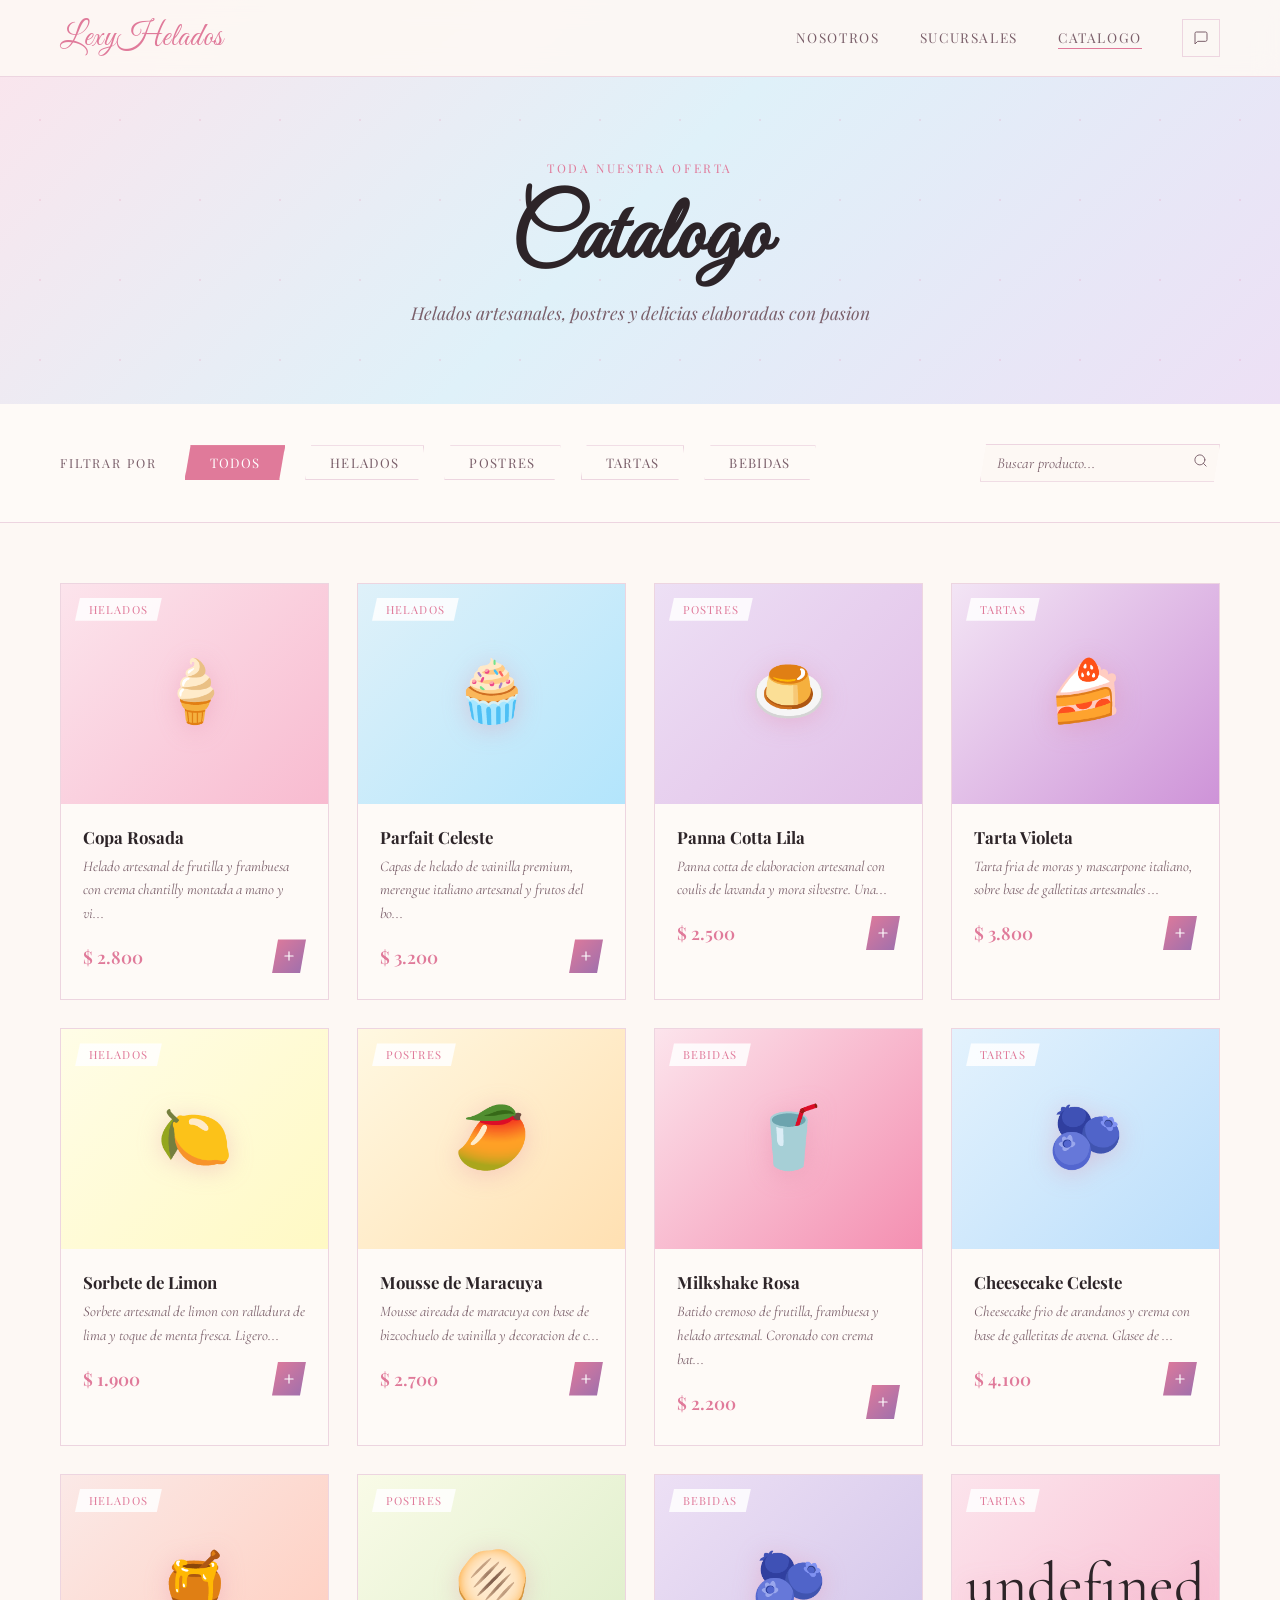
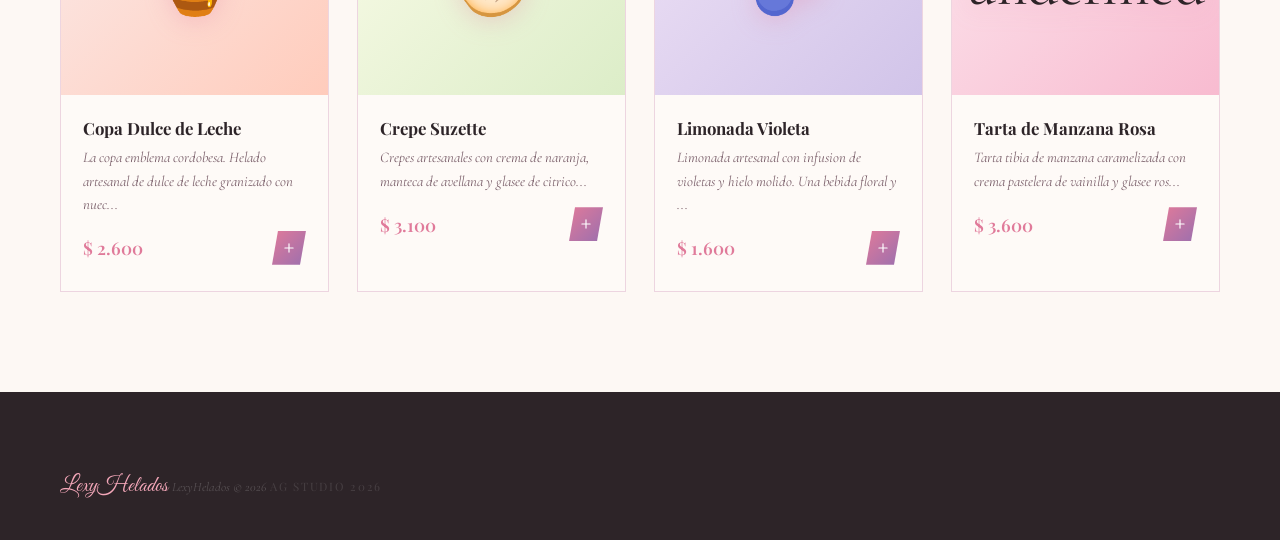
<file: catalogo.html>
<!DOCTYPE html>
<html lang="es">
<head>
  <meta charset="UTF-8"/>
  <meta name="viewport" content="width=device-width, initial-scale=1.0"/>
  <title>Catalogo — LexyHelados</title>
  <link rel="preconnect" href="https://fonts.googleapis.com"/>
  <link rel="preconnect" href="https://fonts.gstatic.com" crossorigin/>
  <link href="https://fonts.googleapis.com/css2?family=Playfair+Display:ital,wght@0,400;0,600;0,700;1,400;1,600&family=Cormorant+Garamond:ital,wght@0,300;0,400;0,500;1,300;1,400&family=Great+Vibes&display=swap" rel="stylesheet"/>
  <link rel="stylesheet" href="css/style.css">
</head>
<body>

  <nav id="navbar">
    <a href="index.html" class="nav-logo">LexyHelados</a>
    <ul class="nav-links">
      <li><a href="index.html#nosotros">Nosotros</a></li>
      <li><a href="index.html#sucursales">Sucursales</a></li>
      <li><a href="catalogo.html" class="active">Catalogo</a></li>
      <li>
        <a href="soporte.html" class="nav-support" title="Soporte">
          <svg viewBox="0 0 24 24" fill="none" stroke-width="1.5" stroke-linecap="round" stroke-linejoin="round">
            <path d="M21 15a2 2 0 0 1-2 2H7l-4 4V5a2 2 0 0 1 2-2h14a2 2 0 0 1 2 2z"/>
          </svg>
          <span>Soporte</span>
        </a>
      </li>
    </ul>
    <button class="nav-toggle" aria-label="Abrir menú" id="navToggle">
      <span class="bar"></span>
      <span class="bar"></span>
      <span class="bar"></span>
    </button>
  </nav>

  <div class="cat-hero">
    <div class="cat-hero-label">Toda Nuestra Oferta</div>
    <h1 class="cat-hero-title">Catalogo</h1>
    <p class="cat-hero-sub">Helados artesanales, postres y delicias elaboradas con pasion</p>
  </div>

  <div class="filters-bar">
    <span class="filters-label">Filtrar por</span>
    <button class="filter-btn active" data-cat="todos">Todos</button>
    <button class="filter-btn" data-cat="helados">Helados</button>
    <button class="filter-btn" data-cat="postres">Postres</button>
    <button class="filter-btn" data-cat="tartas">Tartas</button>
    <button class="filter-btn" data-cat="bebidas">Bebidas</button>
    <div class="search-wrap">
      <input type="text" class="search-input" id="searchInput" placeholder="Buscar producto..."/>
      <span class="search-icon">
        <svg viewBox="0 0 24 24" fill="none" stroke-width="1.5" stroke-linecap="round" stroke-linejoin="round">
          <circle cx="11" cy="11" r="8"/><line x1="21" y1="21" x2="16.65" y2="16.65"/>
        </svg>
      </span>
    </div>
  </div>

  <div class="catalog-section">
    <div class="products-grid" id="productsGrid"></div>
    <div class="no-results" id="noResults">
      <div class="no-results-title">Sin resultados</div>
      <p class="no-results-text">No encontramos productos que coincidan con tu busqueda.</p>
    </div>
  </div>

  <!-- MODAL -->
  <div class="modal-overlay" id="modalOverlay">
    <div class="modal" id="modal">
      <button class="modal-close" id="modalClose">
        <svg viewBox="0 0 24 24" fill="none" stroke-linecap="round" stroke-linejoin="round"><line x1="18" y1="6" x2="6" y2="18"/><line x1="6" y1="6" x2="18" y2="18"/></svg>
      </button>
      <div class="modal-img" id="modalImg"></div>
      <div class="modal-body">
        <div class="modal-cat" id="modalCat"></div>
        <div class="modal-name" id="modalName"></div>
        <div class="modal-divider"></div>
        <div class="modal-desc" id="modalDesc"></div>
        <div class="modal-ingr-title">Ingredientes Principales</div>
        <div class="modal-ingr" id="modalIngr"></div>
        <div class="modal-footer">
          <div class="modal-price" id="modalPrice"></div>
          <button class="modal-buy" id="modalBuy">Agregar al Pedido</button>
        </div>
      </div>
    </div>
  </div>

  <div class="toast" id="toast">Producto agregado al pedido</div>

  <footer>
    <span class="footer-logo">LexyHelados</span>
    <span class="footer-copy">LexyHelados &copy; 2026</span>
    <span class="footer-ag">Ag Studio 2026</span>
  </footer>

  <script>
    const PRODUCTS = [
      {
        id: 1, cat: 'helados', name: 'Copa Rosada',
        desc: 'Helado artesanal de frutilla y frambuesa con crema chantilly montada a mano y virutas de chocolate blanco. Un clasico de la casa que conquista desde el primer bocado.',
        icon: '🍦', price: 2800,
        ingr: ['Frutilla','Frambuesa','Crema','Chocolate Blanco','Azucar Impalpable'],
        bg: 'linear-gradient(135deg,#fce4ec,#f8bbd0)'
      },
      {
        id: 2, cat: 'helados', name: 'Parfait Celeste',
        desc: 'Capas de helado de vainilla premium, merengue italiano artesanal y frutos del bosque frescos. Presentacion elegante en copa de cristal.',
        icon: '🧁', price: 3200,
        ingr: ['Vainilla','Merengue Italiano','Frutos del Bosque','Crema'],
        bg: 'linear-gradient(135deg,#dff1f9,#b3e5fc)'
      },
      {
        id: 3, cat: 'postres', name: 'Panna Cotta Lila',
        desc: 'Panna cotta de elaboracion artesanal con coulis de lavanda y mora silvestre. Una propuesta de autor que fusiona delicadeza y sabor.',
        icon: '🍮', price: 2500,
        ingr: ['Crema','Lavanda','Mora','Gelificante Natural','Azucar'],
        bg: 'linear-gradient(135deg,#ede0f5,#e1bee7)'
      },
      {
        id: 4, cat: 'tartas', name: 'Tarta Violeta',
        desc: 'Tarta fria de moras y mascarpone italiano, sobre base de galletitas artesanales y glasee violeta. Un postre visualmente irresistible.',
        icon: '🍰', price: 3800,
        ingr: ['Mascarpone','Mora','Galletitas Artesanales','Glasee','Manteca'],
        bg: 'linear-gradient(135deg,#f3e5f5,#ce93d8)'
      },
      {
        id: 5, cat: 'helados', name: 'Sorbete de Limon',
        desc: 'Sorbete artesanal de limon con ralladura de lima y toque de menta fresca. Ligero, refrescante y sofisticado.',
        icon: '🍋', price: 1900,
        ingr: ['Limon','Lima','Menta','Azucar','Agua Mineral'],
        bg: 'linear-gradient(135deg,#fffde7,#fff9c4)'
      },
      {
        id: 6, cat: 'postres', name: 'Mousse de Maracuya',
        desc: 'Mousse aireada de maracuya con base de bizcochuelo de vainilla y decoracion de coulis tropical. Un viaje de sabores en cada capa.',
        icon: '🥭', price: 2700,
        ingr: ['Maracuya','Crema','Bizcochuelo','Vainilla','Azucar Impalpable'],
        bg: 'linear-gradient(135deg,#fff8e1,#ffe0b2)'
      },
      {
        id: 7, cat: 'bebidas', name: 'Milkshake Rosa',
        desc: 'Batido cremoso de frutilla, frambuesa y helado artesanal. Coronado con crema batida y una cucharada de dulce de leche.',
        icon: '🥤', price: 2200,
        ingr: ['Frutilla','Frambuesa','Helado Artesanal','Leche','Dulce de Leche'],
        bg: 'linear-gradient(135deg,#fce4ec,#f48fb1)'
      },
      {
        id: 8, cat: 'tartas', name: 'Cheesecake Celeste',
        desc: 'Cheesecake frio de arandanos y crema con base de galletitas de avena. Glasee de arandano y decoracion de flores comestibles.',
        icon: '🫐', price: 4100,
        ingr: ['Queso Crema','Arandanos','Avena','Crema','Flores Comestibles'],
        bg: 'linear-gradient(135deg,#e3f2fd,#bbdefb)'
      },
      {
        id: 9, cat: 'helados', name: 'Copa Dulce de Leche',
        desc: 'La copa emblema cordobesa. Helado artesanal de dulce de leche granizado con nueces tostadas y salsa de caramelo casero.',
        icon: '🍯', price: 2600,
        ingr: ['Dulce de Leche','Nueces','Caramelo','Crema','Vainilla'],
        bg: 'linear-gradient(135deg,#fbe9e7,#ffccbc)'
      },
      {
        id: 10, cat: 'postres', name: 'Crepe Suzette',
        desc: 'Crepes artesanales con crema de naranja, manteca de avellana y glasee de citricos. Una clasica elegancia francesa reinventada por Lexi.',
        icon: '🫓', price: 3100,
        ingr: ['Harina','Naranja','Avellanas','Manteca','Glasee de Citricos'],
        bg: 'linear-gradient(135deg,#f9fbe7,#dcedc8)'
      },
      {
        id: 11, cat: 'bebidas', name: 'Limonada Violeta',
        desc: 'Limonada artesanal con infusion de violetas y hielo molido. Una bebida floral y refrescante, firma de la casa.',
        icon: '🫐', price: 1600,
        ingr: ['Limon','Violeta','Hielo','Azucar de Cana','Agua Mineral'],
        bg: 'linear-gradient(135deg,#ede0f5,#d1c4e9)'
      },
      {
        id: 12, cat: 'tartas', name: 'Tarta de Manzana Rosa',
        desc: 'Tarta tibia de manzana caramelizada con crema pastelera de vainilla y glasee rosado. Servida con helado artesanal.',
        img: 'https://images.unsplash.com/photo-1488477181228-c84def58d6a3?w=600&fit=crop&q=80',
        price: 3600,
        ingr: ['Manzana','Caramelo','Crema Pastelera','Glasee','Canela'],
        bg: 'linear-gradient(135deg,#fce4ec,#f8bbd0)'
      }
    ];

    let activeFilter = 'todos';
    let searchTerm = '';

    const grid = document.getElementById('productsGrid');
    const noRes = document.getElementById('noResults');

    function renderCards() {
      let filtered = PRODUCTS.filter(p => {
        const matchCat = activeFilter === 'todos' || p.cat === activeFilter;
        const matchSearch = p.name.toLowerCase().includes(searchTerm) || p.desc.toLowerCase().includes(searchTerm);
        return matchCat && matchSearch;
      });

      grid.innerHTML = '';
      if (filtered.length === 0) {
        noRes.style.display = 'block';
        return;
      }
      noRes.style.display = 'none';

      filtered.forEach((p, i) => {
        const card = document.createElement('div');
        card.className = 'product-card';
        card.style.animationDelay = `${i * 60}ms`;
        card.innerHTML = `
          <div class="product-img" style="background:${p.bg}">
            <span class="product-emoji">${p.icon}</span>
            <div class="cat-tag-badge">${p.cat.charAt(0).toUpperCase()+p.cat.slice(1)}</div>
          </div>
          <div class="product-body">
            <div class="product-name">${p.name}</div>
            <div class="product-desc">${p.desc.slice(0,80)}...</div>
            <div class="product-footer">
              <div class="product-price">$ ${p.price.toLocaleString('es-AR')}</div>
              <button class="product-add" data-id="${p.id}" title="Ver detalle">
                <svg viewBox="0 0 24 24" fill="none" stroke-linecap="round" stroke-linejoin="round"><line x1="12" y1="5" x2="12" y2="19"/><line x1="5" y1="12" x2="19" y2="12"/></svg>
              </button>
            </div>
          </div>
        `;
        card.addEventListener('click', () => openModal(p));
        grid.appendChild(card);
      });
    }

    // Filters
    document.querySelectorAll('.filter-btn').forEach(btn => {
      btn.addEventListener('click', () => {
        document.querySelectorAll('.filter-btn').forEach(b => b.classList.remove('active'));
        btn.classList.add('active');
        activeFilter = btn.dataset.cat;
        renderCards();
      });
    });

    document.getElementById('searchInput').addEventListener('input', e => {
      searchTerm = e.target.value.toLowerCase().trim();
      renderCards();
    });

    // Modal
    function openModal(p) {
      document.getElementById('modalImg').style.background = p.bg;
      document.getElementById('modalImg').innerHTML = `<span class="product-emoji" style="font-size:6rem;">${p.icon}</span>`;
      document.getElementById('modalCat').textContent = p.cat.charAt(0).toUpperCase()+p.cat.slice(1);
      document.getElementById('modalName').textContent = p.name;
      document.getElementById('modalDesc').textContent = p.desc;
      document.getElementById('modalPrice').textContent = `$ ${p.price.toLocaleString('es-AR')}`;
      const ingrEl = document.getElementById('modalIngr');
      ingrEl.innerHTML = p.ingr.map(i => `<span class="ingr-tag">${i}</span>`).join('');
      document.getElementById('modalOverlay').classList.add('open');
      document.body.style.overflow = 'hidden';

      document.getElementById('modalBuy').onclick = () => {
        showToast(`"${p.name}" agregado al pedido`);
      };
    }

    function closeModal() {
      document.getElementById('modalOverlay').classList.remove('open');
      document.body.style.overflow = '';
    }

    document.getElementById('modalClose').addEventListener('click', closeModal);
    document.getElementById('modalOverlay').addEventListener('click', e => {
      if (e.target === document.getElementById('modalOverlay')) closeModal();
    });

    // Toast
    function showToast(msg) {
      const t = document.getElementById('toast');
      t.textContent = msg;
      t.classList.add('show');
      setTimeout(() => t.classList.remove('show'), 3000);
    }

    renderCards();

    // Navbar scroll & responsive toggle
    const nav = document.getElementById('navbar');
    window.addEventListener('scroll', () => {
      nav.classList.toggle('scrolled', window.scrollY > 40);
    });

    const navToggle = document.getElementById('navToggle');
    const navLinks = document.querySelector('.nav-links');

    if (navToggle) {
      navToggle.addEventListener('click', () => {
        navToggle.classList.toggle('open');
        navLinks.classList.toggle('open');
        nav.classList.toggle('menu-open');
        document.body.classList.toggle('no-scroll');
      });
    }

    nav.addEventListener('click', (e) => {
      if (nav.classList.contains('menu-open') && e.clientY > nav.offsetHeight) {
        closeMenu();
      }
    });

    const menuLinks = navLinks.querySelectorAll('a');
    menuLinks.forEach(link => {
      link.addEventListener('click', () => {
        closeMenu();
      });
    });

    function closeMenu() {
      if (navToggle) navToggle.classList.remove('open');
      if (navLinks) navLinks.classList.remove('open');
      if (nav) nav.classList.remove('menu-open');
      document.body.classList.remove('no-scroll');
    }
  </script>
</body>
</html>
</file>
<file: css/style.css>
:root {
  --rose:        #f4a7b9;
  --rose-deep:   #e07a9a;
  --rose-light:  #fce4ec;
  --lilac:       #c9a8d4;
  --lilac-deep:  #9c6fae;
  --lilac-light: #ede0f5;
  --sky:         #a8d4e6;
  --sky-deep:    #5fa8c8;
  --sky-light:   #dff1f9;
  --mint:        #b8e4d8;
  --cream:       #fdf8f4;
  --ivory:       #fefaf7;
  --charcoal:    #2d2428;
  --muted:       #7a5f6a;
  --border:      #edd5e0;
  --font-display: 'Great Vibes', cursive;
  --font-serif:   'Playfair Display', serif;
  --font-body:    'Cormorant Garamond', serif;
}

*, *::before, *::after { box-sizing: border-box; margin: 0; padding: 0; }

html { scroll-behavior: smooth; }

body {
  font-family: var(--font-body);
  background: var(--cream);
  color: var(--charcoal);
  overflow-x: hidden;
}

/* ── NAVBAR ── */
nav {
  position: fixed; top: 0; left: 0; right: 0; z-index: 100;
  display: flex; align-items: center; justify-content: space-between;
  padding: 18px 60px;
  background: rgba(253,248,244,.92);
  backdrop-filter: blur(12px);
  border-bottom: 1px solid var(--border);
  transition: box-shadow .3s;
}
nav.scrolled { box-shadow: 0 4px 30px rgba(224,122,154,.15); }

.nav-logo {
  font-family: var(--font-display);
  font-size: 2rem;
  color: var(--rose-deep);
  text-decoration: none;
  letter-spacing: .02em;
}

.nav-links {
  display: flex; align-items: center; gap: 40px;
  list-style: none;
}
.nav-links a {
  font-family: var(--font-serif);
  font-size: .85rem;
  letter-spacing: .12em;
  text-transform: uppercase;
  text-decoration: none;
  color: var(--muted);
  position: relative;
  transition: color .3s;
}
.nav-links a::after {
  content: '';
  position: absolute; left: 0; bottom: -3px;
  width: 0; height: 1px;
  background: var(--rose-deep);
  transition: width .3s;
}
.nav-links a:hover { color: var(--rose-deep); }
.nav-links a:hover::after, .nav-links a.active::after { width: 100%; }

.nav-support {
  display: flex; align-items: center; justify-content: center;
  width: 38px; height: 38px;
  border: 1px solid var(--border);
  background: transparent;
  cursor: pointer;
  transition: background .3s, border-color .3s;
  text-decoration: none;
}
.nav-support span { display: none; }
.nav-support:hover { background: var(--rose-light); border-color: var(--rose-deep); }
.nav-support svg { width: 16px; height: 16px; stroke: var(--muted); }
.nav-support:hover svg { stroke: var(--rose-deep); }

/* ── HERO ── */
.hero {
  min-height: 100vh;
  display: flex; flex-direction: column;
  align-items: center; justify-content: center;
  position: relative;
  overflow: hidden;
  background: linear-gradient(135deg, var(--rose-light) 0%, var(--sky-light) 40%, var(--lilac-light) 100%);
}

.hero-bg-shape {
  position: absolute;
  border-radius: 50%;
  filter: blur(80px);
  opacity: .45;
  pointer-events: none;
}
.hero-bg-shape.s1 { width: 600px; height: 600px; top: -150px; right: -100px; background: var(--rose); animation: floatA 8s ease-in-out infinite; }
.hero-bg-shape.s2 { width: 400px; height: 400px; bottom: -80px; left: -80px; background: var(--sky); animation: floatB 10s ease-in-out infinite; }
.hero-bg-shape.s3 { width: 300px; height: 300px; top: 40%; left: 30%; background: var(--lilac); animation: floatA 7s ease-in-out infinite reverse; }

@keyframes floatA { 0%,100%{transform:translateY(0)} 50%{transform:translateY(-30px)} }
@keyframes floatB { 0%,100%{transform:translateY(0)} 50%{transform:translateY(20px)} }

.hero-content {
  position: relative; z-index: 2;
  text-align: center;
  animation: fadeUp .9s ease both;
}

@keyframes fadeUp { from{opacity:0;transform:translateY(40px)} to{opacity:1;transform:translateY(0)} }

.hero-logo-mark {
  display: inline-block;
  width: 120px; height: 120px;
  background: linear-gradient(135deg, var(--rose-deep), var(--lilac-deep));
  clip-path: polygon(50% 0%, 100% 25%, 100% 75%, 50% 100%, 0% 75%, 0% 25%);
  margin-bottom: 28px;
  position: relative;
  box-shadow: 0 20px 60px rgba(224,122,154,.35);
  animation: fadeUp .9s .1s ease both;
}
.hero-logo-mark::after {
  content: 'L';
  position: absolute; inset: 0;
  display: flex; align-items: center; justify-content: center;
  font-family: var(--font-display);
  font-size: 3.2rem;
  color: #fff;
  line-height: 1;
  padding-top: 4px;
}

.hero-brand {
  font-family: var(--font-display);
  font-size: clamp(4rem, 9vw, 7rem);
  color: var(--rose-deep);
  line-height: 1;
  animation: fadeUp .9s .2s ease both;
}

.hero-slogan {
  font-family: var(--font-serif);
  font-style: italic;
  font-size: clamp(1rem, 2.2vw, 1.4rem);
  color: var(--muted);
  margin-top: 14px;
  letter-spacing: .06em;
  animation: fadeUp .9s .35s ease both;
}

.hero-cta {
  display: inline-block;
  margin-top: 40px;
  padding: 14px 48px;
  background: linear-gradient(135deg, var(--rose-deep), var(--lilac-deep));
  color: #fff;
  font-family: var(--font-serif);
  font-size: .9rem;
  letter-spacing: .14em;
  text-transform: uppercase;
  text-decoration: none;
  clip-path: polygon(8px 0%, 100% 0%, calc(100% - 8px) 100%, 0% 100%);
  transition: transform .3s, box-shadow .3s;
  animation: fadeUp .9s .5s ease both;
}
.hero-cta:hover { transform: translateY(-3px); box-shadow: 0 12px 35px rgba(224,122,154,.4); }

.hero-scroll {
  position: absolute; bottom: 40px; left: 50%;
  transform: translateX(-50%);
  display: flex; flex-direction: column; align-items: center; gap: 8px;
  font-family: var(--font-serif); font-size: .75rem;
  letter-spacing: .12em; text-transform: uppercase;
  color: var(--muted); animation: fadeUp .9s .7s ease both;
}
.hero-scroll-line {
  width: 1px; height: 40px;
  background: linear-gradient(to bottom, var(--rose-deep), transparent);
  animation: lineGrow 1.5s 1.5s ease infinite;
}
@keyframes lineGrow { 0%{transform:scaleY(0);transform-origin:top} 50%{transform:scaleY(1);transform-origin:top} 51%{transform-origin:bottom} 100%{transform:scaleY(0);transform-origin:bottom} }

/* ── SECTION BASE ── */
section { padding: 110px 60px; }

.section-label {
  font-family: var(--font-serif);
  font-size: .75rem;
  letter-spacing: .2em;
  text-transform: uppercase;
  color: var(--rose-deep);
  margin-bottom: 12px;
}
.section-title {
  font-family: var(--font-display);
  font-size: clamp(2.5rem, 5vw, 4rem);
  color: var(--charcoal);
  line-height: 1.1;
}
.section-divider {
  width: 60px; height: 1px;
  background: linear-gradient(to right, var(--rose-deep), var(--lilac-deep));
  margin: 24px 0;
}

/* ── NOSOTROS ── */
#nosotros {
  background: var(--ivory);
  display: grid; grid-template-columns: 1fr 1fr; gap: 80px;
  align-items: center;
}

.nosotros-image-wrap {
  position: relative;
}
.nosotros-img-frame {
  width: 100%; aspect-ratio: 4/5;
  background: linear-gradient(145deg, var(--rose-light), var(--lilac-light));
  position: relative;
  overflow: hidden;
}
.nosotros-img-frame::before {
  content: '';
  position: absolute; inset: 0;
  background: url("data:image/svg+xml,%3Csvg xmlns='http://www.w3.org/2000/svg' width='60' height='60'%3E%3Ccircle cx='30' cy='30' r='1.5' fill='%23e07a9a' opacity='.3'/%3E%3C/svg%3E");
}
.nosotros-img-frame-inner {
  position: absolute; inset: 30px;
  overflow: hidden;
  border-radius: 20px;
}

.nosotros-founder-img {
  width: 100%;
  height: 100%;
  object-fit: cover;
  filter: grayscale(100%) contrast(1.1) brightness(0.95);
  border-radius: 20px;
}
.nosotros-accent-border {
  position: absolute; bottom: -20px; right: -20px;
  width: 80%; height: 80%;
  border: 1px solid var(--rose-deep);
  z-index: -1;
}

.nosotros-text .section-title { font-size: clamp(2rem,4vw,3rem); }

.nosotros-bio {
  font-size: 1.15rem;
  line-height: 1.85;
  color: var(--muted);
  font-style: italic;
  margin-bottom: 18px;
}

.nosotros-tag {
  display: inline-block;
  padding: 5px 18px;
  background: var(--rose-light);
  color: var(--rose-deep);
  font-family: var(--font-serif);
  font-size: .78rem;
  letter-spacing: .1em;
  text-transform: uppercase;
  margin-right: 8px; margin-top: 8px;
  clip-path: polygon(6px 0%, 100% 0%, calc(100% - 6px) 100%, 0% 100%);
}

/* ── TIMELINE ── */
#timeline {
  background: linear-gradient(135deg, var(--rose-light) 0%, var(--lilac-light) 100%);
  text-align: center;
}
#timeline .section-divider { margin: 24px auto; }

.timeline-track {
  position: relative;
  max-width: 900px;
  margin: 70px auto 0;
}
.timeline-track::before {
  content: '';
  position: absolute; left: 50%; top: 0; bottom: 0;
  width: 1px;
  background: linear-gradient(to bottom, var(--rose-deep), var(--lilac-deep));
  transform: translateX(-50%);
}

.timeline-item {
  display: flex;
  align-items: flex-start;
  margin-bottom: 60px;
  position: relative;
}
.timeline-item:nth-child(odd) { flex-direction: row-reverse; }

.timeline-card {
  width: calc(50% - 40px);
  background: rgba(255,255,255,.8);
  backdrop-filter: blur(8px);
  padding: 30px 36px;
  border: 1px solid var(--border);
  text-align: left;
  transition: transform .3s, box-shadow .3s;
}
.timeline-item:nth-child(odd) .timeline-card { text-align: right; }
.timeline-card:hover { transform: translateY(-4px); box-shadow: 0 16px 40px rgba(224,122,154,.18); }

.timeline-year {
  font-family: var(--font-display);
  font-size: 2.5rem;
  color: var(--rose-deep);
  line-height: 1;
  margin-bottom: 8px;
}
.timeline-card-title {
  font-family: var(--font-serif);
  font-weight: 600;
  font-size: 1rem;
  letter-spacing: .06em;
  text-transform: uppercase;
  color: var(--charcoal);
  margin-bottom: 10px;
}
.timeline-card-text {
  font-size: 1rem;
  line-height: 1.7;
  color: var(--muted);
  font-style: italic;
}

.timeline-dot {
  position: absolute; left: 50%;
  transform: translateX(-50%);
  width: 14px; height: 14px;
  background: linear-gradient(135deg, var(--rose-deep), var(--lilac-deep));
  clip-path: polygon(50% 0%, 100% 50%, 50% 100%, 0% 50%);
  margin-top: 30px;
}

/* ── SUCURSALES ── */
#sucursales { background: var(--ivory); }
.sucursales-grid {
  display: grid; grid-template-columns: repeat(3, 1fr); gap: 30px;
  margin-top: 60px;
}
.sucursal-card {
  background: var(--cream);
  border: 1px solid var(--border);
  padding: 40px 30px;
  position: relative;
  overflow: hidden;
  transition: transform .3s, box-shadow .3s;
  cursor: default;
}
.sucursal-card::before {
  content: '';
  position: absolute; top: 0; left: 0; right: 0;
  height: 3px;
  background: linear-gradient(to right, var(--rose-deep), var(--lilac-deep));
  transform: scaleX(0);
  transform-origin: left;
  transition: transform .4s;
}
.sucursal-card:hover { transform: translateY(-6px); box-shadow: 0 20px 50px rgba(201,168,212,.2); }
.sucursal-card:hover::before { transform: scaleX(1); }

.sucursal-number {
  font-family: var(--font-display);
  font-size: 4rem;
  color: var(--rose-light);
  line-height: 1;
  margin-bottom: 10px;
}
.sucursal-zona {
  font-family: var(--font-serif);
  font-weight: 700;
  font-size: .85rem;
  letter-spacing: .15em;
  text-transform: uppercase;
  color: var(--rose-deep);
  margin-bottom: 10px;
}
.sucursal-address {
  font-size: 1.05rem;
  color: var(--charcoal);
  margin-bottom: 8px;
}
.sucursal-hours {
  font-size: .9rem;
  color: var(--muted);
  font-style: italic;
}

/* ── CATALOGO DESTACADO ── */
#catalogo-destacado {
  background: linear-gradient(160deg, var(--sky-light) 0%, var(--lilac-light) 100%);
  text-align: center;
}
#catalogo-destacado .section-divider { margin: 24px auto; }

.cat-grid {
  display: grid; grid-template-columns: repeat(4, 1fr); gap: 24px;
  margin-top: 60px;
}
.cat-card {
  background: rgba(255,255,255,.85);
  backdrop-filter: blur(6px);
  border: 1px solid var(--border);
  padding: 0 0 28px;
  overflow: hidden;
  text-align: left;
  transition: transform .3s, box-shadow .3s;
}
.cat-card:hover { transform: translateY(-8px); box-shadow: 0 24px 60px rgba(224,122,154,.2); }

.cat-card-img {
  height: 200px;
  display: flex;
  align-items: center;
  justify-content: center;
  position: relative;
  overflow: hidden;
}

.cat-card-emoji {
  font-size: 4rem;
  filter: drop-shadow(0 4px 12px rgba(224,122,154,.3));
  line-height: 1;
  display: block;
}
.cat-card:nth-child(1) .cat-card-img { background: linear-gradient(135deg, #fce4ec, #f8bbd0); }
.cat-card:nth-child(2) .cat-card-img { background: linear-gradient(135deg, var(--sky-light), #b3e5fc); }
.cat-card:nth-child(3) .cat-card-img { background: linear-gradient(135deg, var(--lilac-light), #e1bee7); }
.cat-card:nth-child(4) .cat-card-img { background: linear-gradient(135deg, #f3e5f5, #e8d5f0); }

.cat-card-icon {
  width: 100%;
  height: 100%;
  object-fit: cover;
  border-radius: 12px;
  box-shadow: 0 8px 24px rgba(224,122,154,.3);
}

.cat-card-body { padding: 22px 24px 0; }
.cat-card-name {
  font-family: var(--font-serif);
  font-weight: 700;
  font-size: 1.05rem;
  color: var(--charcoal);
  margin-bottom: 6px;
}
.cat-card-desc {
  font-size: .9rem;
  color: var(--muted);
  font-style: italic;
  line-height: 1.6;
  margin-bottom: 14px;
}
.cat-card-price {
  font-family: var(--font-serif);
  font-weight: 600;
  font-size: 1.1rem;
  color: var(--rose-deep);
}

.cat-ver-mas {
  display: inline-block;
  margin-top: 48px;
  padding: 13px 44px;
  border: 1px solid var(--rose-deep);
  color: var(--rose-deep);
  font-family: var(--font-serif);
  font-size: .85rem;
  letter-spacing: .12em;
  text-transform: uppercase;
  text-decoration: none;
  clip-path: polygon(8px 0%, 100% 0%, calc(100% - 8px) 100%, 0% 100%);
  transition: background .3s, color .3s;
}
.cat-ver-mas:hover { background: var(--rose-deep); color: #fff; }

/* ── PAGOS ── */
#pagos {
  background: var(--ivory);
  text-align: center;
}
#pagos .section-divider { margin: 24px auto; }
#pagos p {
  font-style: italic;
  color: var(--muted);
  font-size: 1.05rem;
}

.pagos-grid {
  display: flex; justify-content: center; gap: 40px;
  flex-wrap: wrap;
  margin-top: 60px;
}
.pago-card {
  display: flex; flex-direction: column; align-items: center; gap: 16px;
  width: 160px; padding: 36px 20px;
  background: var(--cream);
  border: 1px solid var(--border);
  transition: transform .3s, box-shadow .3s;
}
.pago-card:hover { transform: translateY(-4px); box-shadow: 0 12px 30px rgba(201,168,212,.2); }
.pago-logo {
  width: 80px; height: 50px;
  display: flex; align-items: center; justify-content: center;
}
.pago-logo svg { width: 100%; height: 100%; }
.pago-name {
  font-family: var(--font-serif);
  font-size: .85rem;
  letter-spacing: .08em;
  color: var(--muted);
  text-align: center;
}

/* ── CAROUSEL ── */
#galeria {
  background: var(--cream);
  padding: 110px 0;
  overflow: hidden;
}
#galeria .inner { padding: 0 60px; text-align: center; }
#galeria .section-divider { margin: 24px auto; }

.carousel-track-wrap {
  position: relative;
  margin-top: 50px;
  overflow: hidden;
}
.carousel-track {
  display: flex; gap: 24px;
  transition: transform .6s cubic-bezier(.4,0,.2,1);
  padding: 0 60px 20px;
}
.carousel-slide {
  min-width: 380px; height: 280px;
  flex-shrink: 0;
  overflow: hidden;
  position: relative;
}
.carousel-slide-inner {
  width: 100%; height: 100%;
  position: relative;
  overflow: hidden;
  border-radius: 16px;
  transition: transform .5s;
}

.carousel-slide-icon {
  width: 100%;
  height: 100%;
  object-fit: cover;
  transition: transform .5s;
}

.carousel-slide:hover .carousel-slide-icon {
  transform: scale(1.05);
}
.carousel-slide:hover .carousel-slide-inner { transform: scale(1.05); }
.cs1 { background: linear-gradient(135deg, #fce4ec, #f8bbd0, #f48fb1); }
.cs2 { background: linear-gradient(135deg, var(--sky-light), #b3e5fc, var(--sky)); }
.cs3 { background: linear-gradient(135deg, var(--lilac-light), #e1bee7, var(--lilac)); }
.cs4 { background: linear-gradient(135deg, #f3e5f5, #ce93d8, var(--lilac-deep)); }
.cs5 { background: linear-gradient(135deg, #e8f5e9, #a5d6a7, var(--mint)); }

.carousel-slide-label {
  position: absolute; bottom: 0; left: 0; right: 0;
  padding: 16px 20px;
  background: linear-gradient(to top, rgba(45,36,40,.6), transparent);
  color: #fff;
  font-family: var(--font-serif);
  font-style: italic;
  font-size: 1rem;
}

.carousel-controls {
  display: flex; justify-content: center; gap: 16px;
  margin-top: 30px;
}
.carousel-btn {
  width: 44px; height: 44px;
  background: transparent;
  border: 1px solid var(--border);
  cursor: pointer;
  display: flex; align-items: center; justify-content: center;
  clip-path: polygon(8px 0%, 100% 0%, calc(100% - 8px) 100%, 0% 100%);
  transition: background .3s, border-color .3s;
}
.carousel-btn:hover { background: var(--rose-light); border-color: var(--rose-deep); }
.carousel-btn svg { width: 18px; height: 18px; stroke: var(--muted); }
.carousel-btn:hover svg { stroke: var(--rose-deep); }

/* ── CATALOGO PAGE ── */
.cat-hero {
  padding: 160px 60px 80px;
  background: linear-gradient(135deg, var(--rose-light) 0%, var(--sky-light) 50%, var(--lilac-light) 100%);
  text-align: center;
  position: relative;
  overflow: hidden;
}
.cat-hero::before {
  content: '';
  position: absolute; inset: 0;
  background: url("data:image/svg+xml,%3Csvg xmlns='http://www.w3.org/2000/svg' width='80' height='80'%3E%3Ccircle cx='40' cy='40' r='1' fill='%23e07a9a' opacity='.2'/%3E%3C/svg%3E");
}
.cat-hero-label {
  font-family: var(--font-serif); font-size: .75rem;
  letter-spacing: .22em; text-transform: uppercase; color: var(--rose-deep);
  margin-bottom: 14px; position: relative;
}
.cat-hero-title {
  font-family: var(--font-display); font-size: clamp(3rem,7vw,5.5rem);
  color: var(--charcoal); position: relative; line-height: 1.1;
}
.cat-hero-sub {
  font-family: var(--font-serif); font-style: italic;
  color: var(--muted); font-size: 1.1rem; margin-top: 14px;
  position: relative;
}

.filters-bar {
  padding: 40px 60px;
  background: var(--ivory);
  border-bottom: 1px solid var(--border);
  display: flex; align-items: center; gap: 20px; flex-wrap: wrap;
}
.filters-label {
  font-family: var(--font-serif); font-size: .78rem;
  letter-spacing: .15em; text-transform: uppercase; color: var(--muted);
  margin-right: 8px; white-space: nowrap;
}
.filter-btn {
  padding: 8px 24px;
  background: transparent;
  border: 1px solid var(--border);
  font-family: var(--font-serif); font-size: .82rem;
  letter-spacing: .1em; text-transform: uppercase;
  color: var(--muted); cursor: pointer;
  clip-path: polygon(6px 0%, 100% 0%, calc(100% - 6px) 100%, 0% 100%);
  transition: background .25s, color .25s, border-color .25s;
  white-space: nowrap;
}
.filter-btn:hover, .filter-btn.active {
  background: var(--rose-deep); color: #fff; border-color: var(--rose-deep);
}

.search-wrap {
  margin-left: auto;
  position: relative;
}
.search-input {
  padding: 9px 40px 9px 16px;
  border: 1px solid var(--border);
  background: var(--cream);
  font-family: var(--font-body); font-size: .95rem; font-style: italic;
  color: var(--charcoal);
  outline: none; width: 240px;
  clip-path: polygon(6px 0%, 100% 0%, calc(100% - 6px) 100%, 0% 100%);
  transition: border-color .25s;
}
.search-input::placeholder { color: var(--muted); }
.search-input:focus { border-color: var(--rose-deep); }
.search-icon {
  position: absolute; right: 12px; top: 50%; transform: translateY(-50%);
  pointer-events: none;
}
.search-icon svg { width: 15px; height: 15px; stroke: var(--muted); }

.catalog-section {
  padding: 60px 60px 100px;
}
.products-grid {
  display: grid;
  grid-template-columns: repeat(4, 1fr);
  gap: 28px;
}
.product-card {
  background: var(--ivory);
  border: 1px solid var(--border);
  overflow: hidden;
  cursor: pointer;
  transition: transform .35s, box-shadow .35s;
  position: relative;
}
.product-card:hover { transform: translateY(-10px); box-shadow: 0 28px 70px rgba(224,122,154,.22); }
.product-card::after {
  content: '';
  position: absolute; bottom: 0; left: 0; right: 0;
  height: 2px;
  background: linear-gradient(to right, var(--rose-deep), var(--lilac-deep));
  transform: scaleX(0); transform-origin: left;
  transition: transform .4s;
}
.product-card:hover::after { transform: scaleX(1); }

.product-img {
  height: 220px;
  position: relative; overflow: hidden;
  display: flex;
  align-items: center;
  justify-content: center;
  transition: filter .3s;
}

.product-emoji {
  font-size: 3.8rem;
  filter: drop-shadow(0 4px 12px rgba(224,122,154,.3));
  line-height: 1;
  display: block;
}

.product-img-icon {
  width: 100%;
  height: 100%;
  object-fit: cover;
  transition: transform .4s;
}

.product-card:hover .product-img-icon {
  transform: scale(1.08);
}

.product-card:hover .product-img {
  filter: brightness(1.05);
}
.product-card:hover .product-img { filter: brightness(1.05); }

.cat-tag-badge {
  position: absolute; top: 14px; left: 14px;
  padding: 4px 14px;
  background: rgba(255,255,255,.85);
  font-family: var(--font-serif); font-size: .7rem;
  letter-spacing: .1em; text-transform: uppercase;
  color: var(--rose-deep);
  clip-path: polygon(5px 0%, 100% 0%, calc(100% - 5px) 100%, 0% 100%);
}

.product-body { padding: 22px 22px 26px; }
.product-name {
  font-family: var(--font-serif); font-weight: 700;
  font-size: 1.05rem; color: var(--charcoal); margin-bottom: 7px;
}
.product-desc {
  font-size: .92rem; color: var(--muted);
  font-style: italic; line-height: 1.6; margin-bottom: 14px;
}
.product-footer {
  display: flex; align-items: center; justify-content: space-between;
}
.product-price {
  font-family: var(--font-serif); font-weight: 600;
  font-size: 1.1rem; color: var(--rose-deep);
}
.product-add {
  width: 34px; height: 34px;
  background: linear-gradient(135deg, var(--rose-deep), var(--lilac-deep));
  border: none; cursor: pointer;
  display: flex; align-items: center; justify-content: center;
  clip-path: polygon(6px 0%, 100% 0%, calc(100% - 6px) 100%, 0% 100%);
  transition: transform .25s, box-shadow .25s;
}
.product-add:hover { transform: scale(1.1); box-shadow: 0 6px 20px rgba(224,122,154,.4); }
.product-add svg { width: 14px; height: 14px; stroke: #fff; stroke-width: 2; }

.no-results {
  display: none; text-align: center; padding: 80px 20px;
  grid-column: 1/-1;
}
.no-results-title {
  font-family: var(--font-display); font-size: 3rem;
  color: var(--rose-light); margin-bottom: 12px;
}
.no-results-text { font-style: italic; color: var(--muted); font-size: 1rem; }

.modal-overlay {
  position: fixed; inset: 0; z-index: 200;
  background: rgba(45,36,40,.6);
  backdrop-filter: blur(6px);
  display: flex; align-items: center; justify-content: center;
  opacity: 0; pointer-events: none;
  transition: opacity .3s;
  padding: 20px;
}
.modal-overlay.open { opacity: 1; pointer-events: all; }

.modal {
  background: var(--ivory);
  max-width: 680px; width: 100%;
  max-height: 90vh; overflow-y: auto;
  position: relative;
  transform: translateY(30px);
  transition: transform .35s cubic-bezier(.4,0,.2,1);
}
.modal-overlay.open .modal { transform: translateY(0); }

.modal-img {
  height: 280px;
  position: relative;
  overflow: hidden;
  border-radius: 16px;
}

.modal-img-icon {
  width: 100%;
  height: 100%;
  object-fit: cover;
}
.modal-body { padding: 40px; }
.modal-cat {
  font-family: var(--font-serif); font-size: .75rem;
  letter-spacing: .18em; text-transform: uppercase;
  color: var(--rose-deep); margin-bottom: 10px;
}
.modal-name {
  font-family: var(--font-serif); font-weight: 700;
  font-size: 2rem; color: var(--charcoal); margin-bottom: 16px;
}
.modal-divider {
  width: 50px; height: 1px;
  background: linear-gradient(to right, var(--rose-deep), var(--lilac-deep));
  margin-bottom: 20px;
}
.modal-desc {
  font-size: 1.05rem; color: var(--muted);
  font-style: italic; line-height: 1.8; margin-bottom: 28px;
}
.modal-ingr-title {
  font-family: var(--font-serif); font-weight: 600;
  font-size: .85rem; letter-spacing: .1em; text-transform: uppercase;
  color: var(--charcoal); margin-bottom: 12px;
}
.modal-ingr {
  display: flex; flex-wrap: wrap; gap: 8px; margin-bottom: 32px;
}
.ingr-tag {
  padding: 4px 14px;
  background: var(--rose-light); color: var(--rose-deep);
  font-family: var(--font-serif); font-size: .78rem;
  clip-path: polygon(5px 0%, 100% 0%, calc(100% - 5px) 100%, 0% 100%);
}
.modal-footer {
  display: flex; align-items: center; justify-content: space-between;
  border-top: 1px solid var(--border); padding-top: 28px;
}
.modal-price {
  font-family: var(--font-serif); font-weight: 700;
  font-size: 1.8rem; color: var(--rose-deep);
}
.modal-buy {
  display: inline-block;
  padding: 14px 40px;
  background: linear-gradient(135deg, var(--rose-deep), var(--lilac-deep));
  color: #fff; font-family: var(--font-serif); font-size: .85rem;
  letter-spacing: .14em; text-transform: uppercase;
  border: none; cursor: pointer;
  clip-path: polygon(8px 0%, 100% 0%, calc(100% - 8px) 100%, 0% 100%);
  transition: transform .3s, box-shadow .3s;
}
.modal-buy:hover { transform: translateY(-3px); box-shadow: 0 10px 30px rgba(224,122,154,.4); }

.modal-close {
  position: absolute; top: 16px; right: 16px;
  width: 36px; height: 36px;
  background: var(--cream); border: 1px solid var(--border);
  cursor: pointer; display: flex; align-items: center; justify-content: center;
  clip-path: polygon(6px 0%, 100% 0%, calc(100% - 6px) 100%, 0% 100%);
  transition: background .25s;
}
.modal-close:hover { background: var(--rose-light); }
.modal-close svg { width: 14px; height: 14px; stroke: var(--muted); stroke-width: 2; }

.toast {
  position: fixed; bottom: 40px; right: 40px; z-index: 300;
  padding: 16px 30px;
  background: var(--charcoal); color: #fff;
  font-family: var(--font-serif); font-style: italic; font-size: .95rem;
  clip-path: polygon(8px 0%, 100% 0%, calc(100% - 8px) 100%, 0% 100%);
  transform: translateY(20px); opacity: 0;
  transition: transform .4s, opacity .4s;
  pointer-events: none;
}
.toast.show { transform: translateY(0); opacity: 1; }

/* ── SOPORTE PAGE ── */
html.soporte body, body.soporte { height: 100%; overflow: hidden; }
.chat-layout {
  display: grid;
  grid-template-columns: 300px 1fr;
  min-height: 0;
}
.chat-sidebar {
  background: var(--ivory);
  border-right: 1px solid var(--border);
  padding: 40px 32px;
  display: flex; flex-direction: column; gap: 30px;
  overflow-y: auto;
  margin-top: 20vh;
}
.sidebar-brand { text-align: center; }
.sidebar-hexagon {
  width: 70px; height: 70px;
  background: linear-gradient(135deg, var(--rose-deep), var(--lilac-deep));
  clip-path: polygon(50% 0%, 100% 25%, 100% 75%, 50% 100%, 0% 75%, 0% 25%);
  display: flex; align-items: center; justify-content: center;
  margin: 0 auto 14px;
  font-family: var(--font-display); font-size: 1.8rem; color: #fff;
}
.sidebar-name {
  font-family: var(--font-display); font-size: 1.8rem; color: var(--rose-deep);
}
.sidebar-tagline {
  font-family: var(--font-serif); font-style: italic;
  font-size: .82rem; color: var(--muted); margin-top: 4px;
}
.sidebar-divider { height: 1px; background: var(--border); }
.sidebar-section-title {
  font-family: var(--font-serif); font-size: .72rem;
  letter-spacing: .18em; text-transform: uppercase;
  color: var(--rose-deep); margin-bottom: 14px;
}
.quick-btn {
  display: block; width: 100%;
  padding: 10px 16px;
  background: transparent;
  border: 1px solid var(--border);
  text-align: left;
  font-family: var(--font-body); font-style: italic; font-size: .95rem;
  color: var(--muted); cursor: pointer;
  clip-path: polygon(6px 0%, 100% 0%, calc(100% - 6px) 100%, 0% 100%);
  margin-bottom: 8px;
  transition: background .25s, border-color .25s, color .25s;
}
.quick-btn:hover {
  background: var(--rose-light); border-color: var(--rose-deep); color: var(--rose-deep);
}
.sidebar-info { font-size: .9rem; line-height: 1.8; color: var(--muted); font-style: italic; }
.info-row { display: flex; justify-content: space-between; padding: 5px 0; border-bottom: 1px dotted var(--border); }
.info-row:last-child { border-bottom: none; }
.info-label { font-style: normal; font-family: var(--font-serif); font-size: .78rem; letter-spacing: .06em; text-transform: uppercase; color: var(--charcoal); }

.chat-area {
  display: flex; flex-direction: column; min-height: 0; height: 90vh;
}
.chat-header {
  flex-shrink: 0;
  padding: 20px 40px;
  background: var(--cream);
  border-bottom: 1px solid var(--border);
  display: flex; align-items: center; justify-content: space-between;
}
.chat-header-left { display: flex; align-items: center; gap: 14px; }
.chat-avatar {
  width: 44px; height: 44px;
  background: linear-gradient(135deg, var(--rose-deep), var(--lilac-deep));
  clip-path: polygon(50% 0%, 100% 25%, 100% 75%, 50% 100%, 0% 75%, 0% 25%);
  display: flex; align-items: center; justify-content: center;
  font-family: var(--font-display); font-size: 1.2rem; color: #fff;
}
.chat-header-name { font-family: var(--font-serif); font-weight: 600; font-size: 1rem; color: var(--charcoal); }
.chat-header-status { font-size: .82rem; color: var(--muted); font-style: italic; margin-top: 1px; }
.status-dot { display: inline-block; width: 7px; height: 7px; background: #7bc67e; border-radius: 50%; margin-right: 5px; animation: pulse 2s ease infinite; }
@keyframes pulse { 0%,100%{opacity:1} 50%{opacity:.4} }

.clear-btn {
  padding: 7px 20px;
  background: transparent; border: 1px solid var(--border);
  font-family: var(--font-serif); font-size: .75rem;
  letter-spacing: .1em; text-transform: uppercase;
  color: var(--muted); cursor: pointer;
  clip-path: polygon(5px 0%, 100% 0%, calc(100% - 5px) 100%, 0% 100%);
  transition: background .25s, color .25s;
}
.clear-btn:hover { background: var(--rose-light); color: var(--rose-deep); border-color: var(--rose-deep); }

.chat-messages {
  flex: 1;
  overflow-y: auto;
  padding: 30px 40px;
  display: flex; flex-direction: column; gap: 20px;
  background: linear-gradient(180deg, var(--cream) 0%, var(--ivory) 100%);
}
.chat-messages::-webkit-scrollbar { width: 4px; }
.chat-messages::-webkit-scrollbar-thumb { background: var(--border); }

.msg { display: flex; gap: 12px; max-width: 80%; animation: msgIn .3s ease; }
@keyframes msgIn { from{opacity:0;transform:translateY(12px)} to{opacity:1;transform:translateY(0)} }

.msg.bot { align-self: flex-start; }
.msg.user { align-self: flex-end; flex-direction: row-reverse; }

.msg-avatar {
  width: 34px; height: 34px; flex-shrink: 0;
  background: linear-gradient(135deg, var(--rose-deep), var(--lilac-deep));
  clip-path: polygon(50% 0%, 100% 25%, 100% 75%, 50% 100%, 0% 75%, 0% 25%);
  display: flex; align-items: center; justify-content: center;
  font-family: var(--font-display); font-size: .9rem; color: #fff;
}
.msg.user .msg-avatar { background: linear-gradient(135deg, var(--sky), var(--sky-deep) ); }

.msg-bubble {
  padding: 14px 20px;
  line-height: 1.7; font-size: 1rem;
}
.msg.bot .msg-bubble {
  background: var(--ivory);
  border: 1px solid var(--border);
  clip-path: polygon(0% 0%, 100% 0%, 100% calc(100% - 8px), calc(100% - 8px) 100%, 0% 100%);
  color: var(--charcoal); font-style: italic;
}
.msg.user .msg-bubble {
  background: linear-gradient(135deg, var(--rose-deep), var(--lilac-deep));
  color: #fff;
  clip-path: polygon(8px 0%, 100% 0%, 100% 100%, 0% 100%, 0% 8px);
  font-style: italic;
}
.msg-time {
  font-family: var(--font-serif); font-size: .7rem;
  color: var(--muted); margin-top: 4px; text-align: right;
}
.msg.bot .msg-time { text-align: left; }

.typing-indicator {
  display: flex; align-items: center; gap: 6px;
  padding: 14px 20px;
  background: var(--ivory); border: 1px solid var(--border);
  clip-path: polygon(0% 0%, 100% 0%, 100% calc(100% - 8px), calc(100% - 8px) 100%, 0% 100%);
  align-self: flex-start;
  margin-left: 46px;
}
.typing-dot {
  width: 7px; height: 7px; background: var(--rose-deep);
  clip-path: polygon(50% 0%, 100% 50%, 50% 100%, 0% 50%);
  animation: typingBounce 1.2s ease infinite;
}
.typing-dot:nth-child(2) { animation-delay: .2s; }
.typing-dot:nth-child(3) { animation-delay: .4s; }
@keyframes typingBounce { 0%,100%{transform:translateY(0);opacity:.4} 50%{transform:translateY(-6px);opacity:1} }

.chat-input-area {
  flex-shrink: 0;
  padding: 20px 40px;
  background: var(--cream);
  border-top: 1px solid var(--border);
  display: flex; gap: 12px; align-items: flex-end;
}
.chat-input {
  flex: 1;
  padding: 13px 20px;
  border: 1px solid var(--border);
  background: var(--ivory);
  font-family: var(--font-body); font-size: 1rem; font-style: italic;
  color: var(--charcoal); outline: none;
  clip-path: polygon(6px 0%, 100% 0%, calc(100% - 6px) 100%, 0% 100%);
  resize: none; min-height: 48px; max-height: 120px;
  transition: border-color .25s;
  line-height: 1.5;
}
.chat-input::placeholder { color: var(--muted); }
.chat-input:focus { border-color: var(--rose-deep); }

.send-btn {
  width: 48px; height: 48px;
  background: linear-gradient(135deg, var(--rose-deep), var(--lilac-deep));
  border: none; cursor: pointer;
  display: flex; align-items: center; justify-content: center;
  clip-path: polygon(8px 0%, 100% 0%, calc(100% - 8px) 100%, 0% 100%);
  transition: transform .25s, box-shadow .25s;
  flex-shrink: 0;
}
.send-btn:hover { transform: translateY(-2px); box-shadow: 0 8px 25px rgba(224,122,154,.4); }
.send-btn:disabled { opacity: .5; cursor: not-allowed; transform: none; box-shadow: none; }
.send-btn svg { width: 18px; height: 18px; stroke: #fff; stroke-width: 1.8; }

/* ── FOOTER ── */
footer {
  background: var(--charcoal);
  color: rgba(255,255,255,.7);
  padding: 80px 60px 40px;
}
.footer-grid {
  display: grid; grid-template-columns: 2fr 1fr 1fr 1fr;
  gap: 60px;
  margin-bottom: 60px;
}
.footer-brand-name {
  font-family: var(--font-display);
  font-size: 2.5rem;
  color: var(--rose);
  line-height: 1;
  margin-bottom: 16px;
}
.footer-brand-text {
  font-size: 1rem;
  line-height: 1.7;
  font-style: italic;
  opacity: .7;
  max-width: 260px;
}
.footer-col-title {
  font-family: var(--font-serif);
  font-size: .75rem;
  letter-spacing: .2em;
  text-transform: uppercase;
  color: var(--rose);
  margin-bottom: 20px;
}
.footer-col ul { list-style: none; }
.footer-col ul li { margin-bottom: 10px; }
.footer-col ul a {
  text-decoration: none;
  color: rgba(255,255,255,.6);
  font-size: .95rem;
  font-style: italic;
  transition: color .3s;
}
.footer-col ul a:hover { color: var(--rose); }
.footer-col address { font-style: italic; font-size: .95rem; line-height: 1.9; opacity: .7; }

.footer-bottom {
  border-top: 1px solid rgba(255,255,255,.1);
  padding-top: 30px;
  display: flex; justify-content: space-between; align-items: center;
}
.footer-copy {
  font-size: .85rem;
  opacity: .5;
  font-style: italic;
}
.footer-ag {
  font-family: var(--font-serif);
  font-size: .75rem;
  letter-spacing: .15em;
  text-transform: uppercase;
  opacity: .4;
}

.chat-footer-bar {
  background: var(--charcoal);
  padding: 14px 60px;
  display: flex; justify-content: space-between; align-items: center;
}
.footer-logo { font-family: var(--font-display); font-size: 1.4rem; color: var(--rose); }
.footer-copy { font-size: .8rem; color: rgba(255,255,255,.4); font-style: italic; }
.footer-ag { font-family: var(--font-serif); font-size: .72rem; letter-spacing: .15em; text-transform: uppercase; color: rgba(255,255,255,.3); }

/* ── SCROLL ANIMATIONS ── */
.reveal {
  opacity: 0;
  transform: translateY(30px);
  transition: opacity .7s ease, transform .7s ease;
}
.reveal.visible {
  opacity: 1;
  transform: translateY(0);
}

/* Hamburger Button & Overlay Base */
.nav-toggle {
  display: none;
  flex-direction: column;
  justify-content: space-between;
  width: 26px;
  height: 18px;
  background: transparent;
  border: none;
  cursor: pointer;
  z-index: 110;
  padding: 0;
}
.nav-toggle .bar {
  width: 100%;
  height: 2px;
  background-color: var(--rose-deep);
  border-radius: 2px;
  transition: transform .3s cubic-bezier(0.16, 1, 0.3, 1), 
              opacity .3s ease, 
              background-color .3s ease;
}

/* Nav backdrop overlay */
nav::before {
  content: '';
  position: fixed;
  inset: 0;
  background: rgba(45, 36, 40, 0.4);
  backdrop-filter: blur(4px);
  -webkit-backdrop-filter: blur(4px);
  opacity: 0;
  pointer-events: none;
  transition: opacity 0.4s ease;
  z-index: 104;
}
nav.menu-open::before {
  opacity: 1;
  pointer-events: auto;
}

/* Scroll block on body */
body.no-scroll {
  overflow: hidden;
}

/* ── RESPONSIVE ── */
@media(max-width: 1100px) { 
  .products-grid { grid-template-columns: repeat(3,1fr); } 
}
@media(max-width: 1024px) {
  nav { padding: 16px 30px; }
  section { padding: 80px 30px; }
  #nosotros { grid-template-columns: 1fr; gap: 50px; }
  .cat-grid { grid-template-columns: repeat(2,1fr); }
  .footer-grid { grid-template-columns: 1fr 1fr; gap: 40px; }
}
@media(max-width: 900px) {
  .cat-hero, .filters-bar, .catalog-section { padding-left: 24px; padding-right: 24px; }
  .products-grid { grid-template-columns: repeat(2,1fr); }
}
@media(max-width: 800px) {
  nav { padding: 14px 20px; }
  .chat-layout { grid-template-columns: 1fr; }
  .chat-sidebar { display: none; }
  .chat-input-area, .chat-header { padding: 16px 20px; }
  .chat-messages { padding: 20px; }
  .chat-footer-bar { padding: 12px 20px; }

  /* Mobile menu toggle */
  .nav-toggle {
    display: flex;
  }
  .nav-toggle.open .bar:nth-child(1) {
    transform: translateY(8px) rotate(45deg);
  }
  .nav-toggle.open .bar:nth-child(2) {
    opacity: 0;
  }
  .nav-toggle.open .bar:nth-child(3) {
    transform: translateY(-8px) rotate(-45deg);
  }

  /* Drawer layout for mobile nav links */
  .nav-links {
    position: fixed;
    top: 0;
    right: -100%;
    width: 290px;
    height: 100vh;
    background: rgba(253, 248, 244, 0.96);
    backdrop-filter: blur(20px);
    -webkit-backdrop-filter: blur(20px);
    box-shadow: -10px 0 30px rgba(224, 122, 154, 0.1);
    flex-direction: column;
    align-items: center;
    justify-content: center;
    gap: 30px;
    padding: 80px 40px 40px 40px;
    transition: right 0.4s cubic-bezier(0.16, 1, 0.3, 1);
    z-index: 105;
  }
  .nav-links.open {
    right: 0;
  }
  .nav-links li {
    width: 100%;
    text-align: center;
    opacity: 0;
    transform: translateX(20px);
    transition: opacity 0.4s ease, transform 0.4s cubic-bezier(0.16, 1, 0.3, 1);
  }
  .nav-links.open li {
    opacity: 1;
    transform: translateX(0);
  }
  .nav-links.open li:nth-child(1) { transition-delay: 0.1s; }
  .nav-links.open li:nth-child(2) { transition-delay: 0.18s; }
  .nav-links.open li:nth-child(3) { transition-delay: 0.26s; }
  .nav-links.open li:nth-child(4) { transition-delay: 0.34s; }

  .nav-links a {
    font-family: var(--font-serif);
    font-size: 1.15rem;
    font-weight: 500;
    color: var(--charcoal);
    padding: 8px 0;
    display: inline-block;
    letter-spacing: 0.1em;
  }
  .nav-links a::after {
    bottom: 2px;
  }
  
  /* Support link in drawer */
  .nav-links .nav-support {
    display: flex;
    align-items: center;
    justify-content: center;
    gap: 10px;
    border: none;
    background: transparent;
    width: auto;
    height: auto;
    color: var(--charcoal);
  }
  .nav-links .nav-support span {
    display: inline;
    font-family: var(--font-serif);
    font-size: 1.15rem;
    letter-spacing: 0.1em;
    text-transform: uppercase;
    color: var(--charcoal);
    font-weight: 500;
    transition: color .3s;
  }
  .nav-links .nav-support:hover span {
    color: var(--rose-deep);
  }
  .nav-links .nav-support svg {
    width: 20px;
    height: 20px;
    stroke: var(--charcoal);
    transition: stroke .3s;
  }
  .nav-links .nav-support:hover svg {
    stroke: var(--rose-deep);
  }
}
@media(max-width: 768px) {
  .sucursales-grid { grid-template-columns: 1fr; }
  .cat-grid { grid-template-columns: 1fr; }
  .timeline-track::before { left: 20px; }
  .timeline-item, .timeline-item:nth-child(odd) { flex-direction: column; padding-left: 50px; }
  .timeline-card, .timeline-item:nth-child(odd) .timeline-card { width: 100%; text-align: left; }
  .timeline-dot { left: 20px; }
  .footer-grid { grid-template-columns: 1fr; gap: 30px; }
  .footer-bottom { flex-direction: column; gap: 10px; text-align: center; }
}
@media(max-width: 600px) {
  .products-grid { grid-template-columns: 1fr; }
  .filters-bar { gap: 10px; }
  footer { flex-direction: column; gap: 12px; text-align: center; }
}

/* Mastercard SVG */
.mc-circle-l { fill: #eb001b; }
.mc-circle-r { fill: #f79e1b; }
.mc-overlap  { fill: #ff5f00; }
</file>
